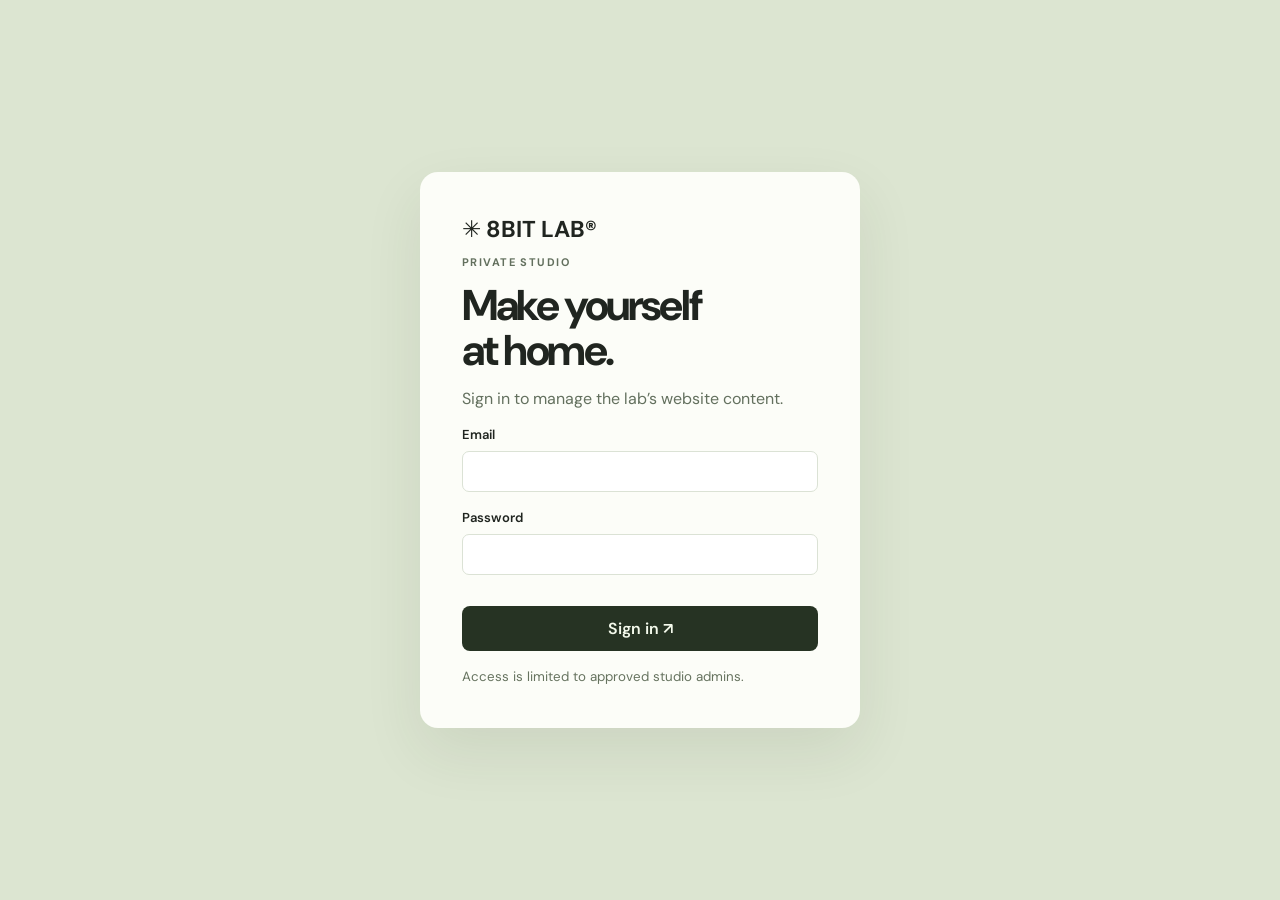
<file: cms/index.html>
<!doctype html>
<html lang="en"><head><meta charset="utf-8"><meta name="viewport" content="width=device-width,initial-scale=1"><meta name="robots" content="noindex,nofollow"><title>8bit lab — Content Studio</title><link rel="stylesheet" href="./style.css"></head>
<body><div id="notice" role="status" aria-live="polite"></div>
<section id="login" class="login-screen"><form id="login-form" class="login-card"><span class="stamp">✳ 8BIT LAB®</span><p class="eyebrow">PRIVATE STUDIO</p><h1>Make yourself<br>at home.</h1><p>Sign in to manage the lab’s website content.</p><label>Email<input id="email" type="email" autocomplete="username" required></label><label>Password<input id="password" type="password" autocomplete="current-password" required></label><button type="submit" class="primary">Sign in ↗</button><small>Access is limited to approved studio admins.</small></form></section>
<div id="app" hidden><aside class="sidebar"><div class="brand">✳ 8bit lab<sup>®</sup></div><div class="eyebrow">CONTENT STUDIO</div><nav id="nav"><button data-section="overview" class="current">◈ &nbsp; Overview</button><button data-section="projects">▤ &nbsp; The work</button><button data-section="team">♙ &nbsp; The humans</button><button data-section="services">✦ &nbsp; Our things</button><button data-section="pages">☷ &nbsp; Pages</button><button data-section="faqs">? &nbsp; FAQ</button><button data-section="settings">⚙ &nbsp; Settings</button></nav><div class="sidebar-bottom"><span>Small changes.<br>Good energy.</span><a href="https://8bitlabbycetz.vercel.app/" target="_blank" rel="noopener">Visit website ↗</a></div></aside>
<main class="main"><header class="topbar"><span id="location">Dashboard / Overview</span><div class="right"><span id="account"></span><button class="quiet" id="logout">Sign out ↗</button></div></header><div class="content"><div class="section-head"><div><p class="eyebrow" id="kicker">THE BIG PICTURE</p><h1 id="heading">Studio overview.</h1><p id="subheading">Everything that makes 8bit lab, 8bit lab.</p></div><button id="add" class="primary" hidden>Add new +</button></div><div id="main-content"></div></div></main></div>
<dialog id="editor"><form method="dialog" id="editor-form"><header class="modal-head"><div><p class="eyebrow" id="editor-kicker">CONTENT EDITOR</p><h2 id="editor-title">Edit content.</h2></div><button type="button" id="close" class="quiet">✕</button></header><div id="editor-fields"></div><footer class="modal-foot"><button type="button" id="delete" class="danger">Delete</button><div class="push"><button type="button" id="cancel" class="quiet">Cancel</button><button type="submit" class="primary">Save changes ↗</button></div></footer></form></dialog>
<script src="./app.js" defer></script></body></html>
</file>
<file: cms/style.css>
@import url('https://fonts.googleapis.com/css2?family=DM+Sans:wght@400;500;600;700&display=swap');
:root{font-family:'DM Sans',system-ui,sans-serif;color:#202520;background:#f5f6f2;font-synthesis:none}*{box-sizing:border-box}body{margin:0}button,input,textarea,select{font:inherit}button{cursor:pointer}button:disabled{opacity:.55;cursor:wait}a{color:inherit}button:focus-visible,input:focus-visible,textarea:focus-visible{outline:2px solid #8ac73d;outline-offset:2px}#notice{position:fixed;right:24px;top:20px;z-index:20;max-width:430px;background:#222b21;color:white;border-radius:12px;padding:13px 20px;box-shadow:0 16px 32px #0002;display:none}#notice.show{display:block}[hidden]{display:none!important}.eyebrow{font-size:11px;letter-spacing:.13em;font-weight:700;color:#83917a}.login-screen{min-height:100vh;display:grid;place-items:center;padding:20px;background:#dce5d1}.login-card{width:min(100%,440px);padding:42px;background:#fcfdf8;border-radius:18px;box-shadow:0 24px 60px #293a2217}.stamp{font-weight:700;font-size:23px}.login-card h1{font-size:43px;line-height:1.04;letter-spacing:-.055em;margin:14px 0}.login-card p{color:#63705e}.login-card label{display:block;margin:17px 0;font-size:13px;font-weight:600}.login-card input{display:block;margin-top:8px}.login-card button{width:100%;margin:14px 0}.login-card small{color:#66735f}.sidebar{position:fixed;inset:0 auto 0 0;width:245px;background:#1e271d;color:#e5eee0;padding:30px 18px;display:flex;flex-direction:column}.brand{font-size:23px;font-weight:700;letter-spacing:-.06em;margin:2px 11px 50px}.brand sup{font-size:9px}.sidebar .eyebrow{margin:0 11px 18px}nav{display:grid;gap:6px}nav button{width:100%;border:0;border-radius:9px;padding:13px;text-align:left;background:none;color:#c9d6c4}nav button:hover,nav button.current{background:#d9ff91;color:#233119;font-weight:700}.sidebar-bottom{margin-top:auto;display:grid;gap:24px;padding:12px;color:#b4c8ab}.sidebar-bottom span{font-size:25px;font-weight:600;line-height:1.05}.sidebar-bottom a{font-size:13px;text-decoration:none}.main{margin-left:245px;min-height:100vh}.topbar{height:74px;border-bottom:1px solid #e0e5da;display:flex;align-items:center;justify-content:space-between;padding:0 38px;color:#657260;font-size:13px}.right{display:flex;align-items:center;gap:20px}.content{max-width:1280px;padding:44px 38px;margin:auto}.section-head{display:flex;justify-content:space-between;align-items:center;gap:16px;margin-bottom:36px}.section-head h1{font-size:clamp(31px,4vw,52px);letter-spacing:-.06em;line-height:1.03;margin:11px 0}.section-head p:last-child{color:#788475;margin:0}.primary{background:#263323;color:#f4faec;border:none;padding:12px 20px;border-radius:8px;font-weight:600}.primary:hover{background:#405337}.quiet{background:none;border:1px solid #d8dfd1;padding:9px 13px;border-radius:8px;color:inherit}.danger{border:0;background:#ffefed;color:#a4362c;border-radius:7px;padding:10px 14px}.stats{display:grid;grid-template-columns:repeat(4,1fr);gap:16px}.stat,.panel{background:#fff;border:1px solid #e6eae2;border-radius:14px;padding:25px}.stat b{display:block;font-size:42px;letter-spacing:-.06em}.stat span,.muted{font-size:13px;color:#7a8677}.panel{margin-top:18px}.panel h3{margin:0 0 15px}.table{width:100%;border-collapse:collapse;background:#fff;border-radius:14px;overflow:hidden}th,td{text-align:left;padding:17px 20px;border-bottom:1px solid #e9ede6;font-size:14px}th{font-size:11px;color:#788574;text-transform:uppercase;letter-spacing:.11em}tr:last-child td{border:0}.row-title{font-weight:700}.tag{display:inline-block;background:#edf5e8;color:#395d2c;border-radius:30px;padding:5px 10px;font-size:11px}.tag.draft{background:#f3f1e8;color:#736a4f}.row-actions{white-space:nowrap}.row-actions button{border:1px solid #e3e8df;border-radius:6px;background:#fff;padding:7px 10px}.thumb{width:52px;height:42px;object-fit:cover;border-radius:6px;background:#e7eadd}.empty{padding:60px;text-align:center;color:#83917a;background:white;border-radius:14px}.form-grid{display:grid;gap:16px;grid-template-columns:repeat(2,minmax(0,1fr))}.field{display:block;font-size:12px;font-weight:700;color:#566451}.field.wide{grid-column:1/-1}input,textarea,select{width:100%;background:#fff;border:1px solid #dbe2d5;padding:11px 12px;border-radius:7px;color:#273223;margin-top:7px}textarea{min-height:106px;resize:vertical}.image-preview{max-height:160px;max-width:100%;object-fit:contain;border-radius:7px;display:block;margin:9px 0}dialog{border:0;border-radius:15px;width:min(720px,calc(100% - 25px));max-height:90vh;padding:0;box-shadow:0 24px 90px #0003}dialog::backdrop{background:#1b281b99}.modal-head,.modal-foot{padding:22px 28px;display:flex;align-items:center;justify-content:space-between;gap:15px;border-bottom:1px solid #ecf0e9}.modal-head h2{margin:2px 0;letter-spacing:-.04em}.modal-foot{border-top:1px solid #ecf0e9;border-bottom:0}.push{display:flex;gap:10px}#editor-fields{padding:24px 28px;overflow:auto;max-height:62vh}.settings-grid{max-width:700px}.settings-grid .field{margin:0 0 17px}@media(max-width:900px){.sidebar{position:static;width:auto;min-height:auto;padding:16px}.brand{margin:0 0 14px}.sidebar .eyebrow,.sidebar-bottom{display:none}nav{display:flex;overflow-x:auto}nav button{white-space:nowrap;width:auto}.main{margin:0}.stats{grid-template-columns:repeat(2,1fr)}.topbar,.content{padding-left:18px;padding-right:18px}}@media(max-width:550px){.stats{grid-template-columns:1fr 1fr}.stat{padding:16px}.section-head{align-items:flex-start;flex-direction:column}.table{display:block;overflow-x:auto}.form-grid{grid-template-columns:1fr}.right #account{display:none}}
</file>
